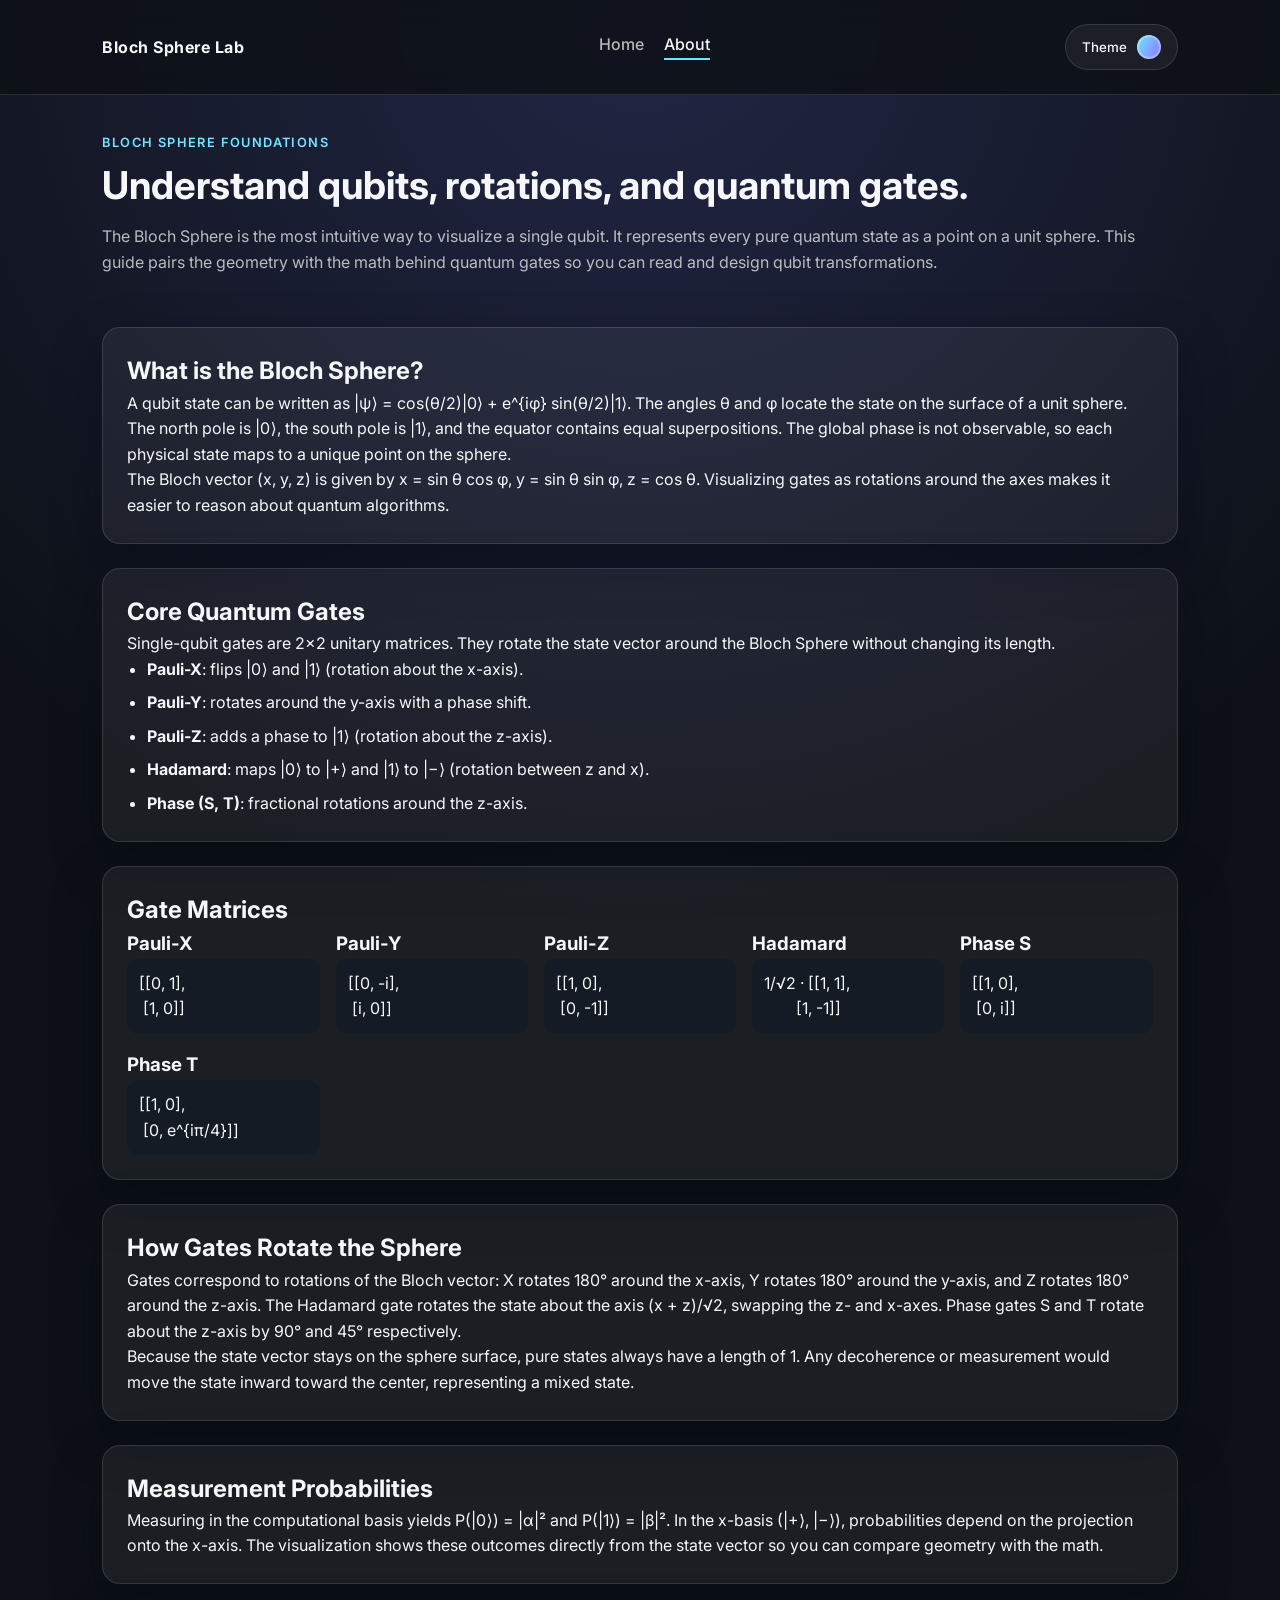
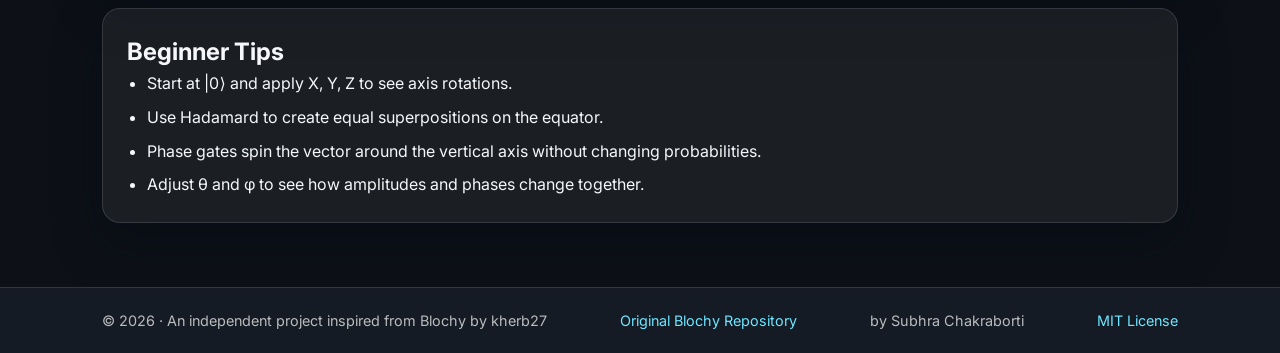
<file: about.html>
<!DOCTYPE html>
<!--
MIT License
Copyright (c) 2025 Subhra Chakraborti
-->
<html lang="en">
  <head>
    <meta charset="UTF-8" />
    <meta name="viewport" content="width=device-width, initial-scale=1" />
    <title>About · Bloch Sphere Lab</title>
    <link rel="stylesheet" href="css/main.css" />
    <link rel="stylesheet" href="css/responsive.css" />
    <link rel="preconnect" href="https://fonts.googleapis.com" />
    <link rel="preconnect" href="https://fonts.gstatic.com" crossorigin />
    <link
      href="https://fonts.googleapis.com/css2?family=Inter:wght@300;400;500;600;700&display=swap"
      rel="stylesheet"
    />
    <script type="importmap">
    {
      "imports": {
        "three": "https://cdn.jsdelivr.net/npm/three@0.160.0/build/three.module.js"
      }
    }
    </script>
  </head>
  <body>
    <div class="page" data-theme="dark">
      <header class="site-header">
        <div class="logo">Bloch Sphere Lab</div>
        <nav class="nav">
          <a class="nav-link" href="index.html">Home</a>
          <a class="nav-link active" href="about.html">About</a>
        </nav>
        <button class="theme-toggle" id="themeToggle" aria-label="Toggle dark mode">
          <span>Theme</span>
          <span class="toggle-indicator"></span>
        </button>
      </header>

      <main class="about">
        <section class="about-hero">
          <p class="eyebrow">Bloch Sphere Foundations</p>
          <h1>Understand qubits, rotations, and quantum gates.</h1>
          <p class="lead">
            The Bloch Sphere is the most intuitive way to visualize a single qubit. It
            represents every pure quantum state as a point on a unit sphere. This guide
            pairs the geometry with the math behind quantum gates so you can read and
            design qubit transformations.
          </p>
        </section>

        <section class="content-grid">
          <article class="content-card">
            <h2>What is the Bloch Sphere?</h2>
            <p>
              A qubit state can be written as |ψ⟩ = cos(θ/2)|0⟩ + e^{iφ} sin(θ/2)|1⟩.
              The angles θ and φ locate the state on the surface of a unit sphere. The
              north pole is |0⟩, the south pole is |1⟩, and the equator contains equal
              superpositions. The global phase is not observable, so each physical state
              maps to a unique point on the sphere.
            </p>
            <p>
              The Bloch vector (x, y, z) is given by x = sin θ cos φ, y = sin θ sin φ,
              z = cos θ. Visualizing gates as rotations around the axes makes it easier
              to reason about quantum algorithms.
            </p>
          </article>

          <article class="content-card">
            <h2>Core Quantum Gates</h2>
            <p>
              Single-qubit gates are 2×2 unitary matrices. They rotate the state vector
              around the Bloch Sphere without changing its length.
            </p>
            <ul>
              <li><strong>Pauli-X</strong>: flips |0⟩ and |1⟩ (rotation about the x-axis).</li>
              <li><strong>Pauli-Y</strong>: rotates around the y-axis with a phase shift.</li>
              <li><strong>Pauli-Z</strong>: adds a phase to |1⟩ (rotation about the z-axis).</li>
              <li><strong>Hadamard</strong>: maps |0⟩ to |+⟩ and |1⟩ to |−⟩ (rotation between z and x).</li>
              <li><strong>Phase (S, T)</strong>: fractional rotations around the z-axis.</li>
            </ul>
          </article>

          <article class="content-card">
            <h2>Gate Matrices</h2>
            <div class="matrix-grid">
              <div>
                <h3>Pauli-X</h3>
                <pre>[[0, 1],
 [1, 0]]</pre>
              </div>
              <div>
                <h3>Pauli-Y</h3>
                <pre>[[0, -i],
 [i, 0]]</pre>
              </div>
              <div>
                <h3>Pauli-Z</h3>
                <pre>[[1, 0],
 [0, -1]]</pre>
              </div>
              <div>
                <h3>Hadamard</h3>
                <pre>1/√2 · [[1, 1],
        [1, -1]]</pre>
              </div>
              <div>
                <h3>Phase S</h3>
                <pre>[[1, 0],
 [0, i]]</pre>
              </div>
              <div>
                <h3>Phase T</h3>
                <pre>[[1, 0],
 [0, e^{iπ/4}]]</pre>
              </div>
            </div>
          </article>

          <article class="content-card">
            <h2>How Gates Rotate the Sphere</h2>
            <p>
              Gates correspond to rotations of the Bloch vector: X rotates 180° around
              the x-axis, Y rotates 180° around the y-axis, and Z rotates 180° around the
              z-axis. The Hadamard gate rotates the state about the axis (x + z)/√2,
              swapping the z- and x-axes. Phase gates S and T rotate about the z-axis by
              90° and 45° respectively.
            </p>
            <p>
              Because the state vector stays on the sphere surface, pure states always
              have a length of 1. Any decoherence or measurement would move the state
              inward toward the center, representing a mixed state.
            </p>
          </article>

          <article class="content-card">
            <h2>Measurement Probabilities</h2>
            <p>
              Measuring in the computational basis yields P(|0⟩) = |α|² and P(|1⟩) = |β|².
              In the x-basis (|+⟩, |−⟩), probabilities depend on the projection onto the
              x-axis. The visualization shows these outcomes directly from the state
              vector so you can compare geometry with the math.
            </p>
          </article>

          <article class="content-card">
            <h2>Beginner Tips</h2>
            <ul>
              <li>Start at |0⟩ and apply X, Y, Z to see axis rotations.</li>
              <li>Use Hadamard to create equal superpositions on the equator.</li>
              <li>Phase gates spin the vector around the vertical axis without changing probabilities.</li>
              <li>Adjust θ and φ to see how amplitudes and phases change together.</li>
            </ul>
          </article>
        </section>
      </main>

      <footer class="site-footer">
        <div class="footer-content">
          <div>
            <span id="footerYear"></span> · An independent project inspired from Blochy by kherb27
          </div>
          <div>
            <a href="https://github.com/kherb27/Blochy" target="_blank" rel="noreferrer">
              Original Blochy Repository
            </a>
          </div>
          <div>by Subhra Chakraborti</div>
          <div>
            <a href="LICENSE.md" target="_blank" rel="noreferrer">MIT License</a>
          </div>
        </div>
      </footer>
    </div>

    <script type="module">
      import { initThemeToggle, setCurrentYear } from './js/utils.js';

      initThemeToggle();
      setCurrentYear();
    </script>
  </body>
</html>
</file>
<file: css/main.css>
/*
MIT License
Copyright (c) 2025 Subhra Chakraborti
*/
:root {
  color-scheme: light dark;
  --bg: #0d1117;
  --bg-soft: #141b24;
  --surface: rgba(255, 255, 255, 0.06);
  --text: #f5f7fb;
  --muted: rgba(255, 255, 255, 0.7);
  --accent: #6fe5ff;
  --accent-strong: #8e75ff;
  --border: rgba(255, 255, 255, 0.12);
  --shadow: 0 20px 50px rgba(2, 8, 20, 0.4);
}

[data-theme='light'] {
  --bg: #f4f6fa;
  --bg-soft: #ffffff;
  --surface: rgba(15, 23, 42, 0.06);
  --text: #0f172a;
  --muted: rgba(15, 23, 42, 0.7);
  --accent: #1e7cff;
  --accent-strong: #6c35ff;
  --border: rgba(15, 23, 42, 0.15);
  --shadow: 0 16px 40px rgba(15, 23, 42, 0.12);
}

* {
  box-sizing: border-box;
  margin: 0;
  padding: 0;
  font-family: 'Inter', system-ui, -apple-system, sans-serif;
}

body {
  background: radial-gradient(circle at top, rgba(120, 122, 255, 0.2), transparent 45%)
      var(--bg);
  color: var(--text);
  min-height: 100vh;
}

.page {
  display: flex;
  flex-direction: column;
  min-height: 100vh;
}

.site-header {
  display: flex;
  justify-content: space-between;
  align-items: center;
  padding: 24px 8vw;
  border-bottom: 1px solid var(--border);
  backdrop-filter: blur(12px);
  position: sticky;
  top: 0;
  background: color-mix(in srgb, var(--bg) 85%, transparent);
  z-index: 10;
}

.logo {
  font-weight: 700;
  letter-spacing: 0.5px;
}

.nav {
  display: flex;
  gap: 20px;
}

.nav-link {
  color: var(--muted);
  text-decoration: none;
  font-weight: 500;
  padding-bottom: 4px;
  border-bottom: 2px solid transparent;
}

.nav-link.active,
.nav-link:hover {
  color: var(--text);
  border-color: var(--accent);
}

.theme-toggle {
  display: flex;
  align-items: center;
  gap: 10px;
  padding: 10px 16px;
  border-radius: 999px;
  border: 1px solid var(--border);
  background: var(--surface);
  color: var(--text);
  cursor: pointer;
  font-weight: 500;
  transition: transform 0.2s ease, box-shadow 0.2s ease;
}

.theme-toggle:hover {
  transform: translateY(-1px);
  box-shadow: var(--shadow);
}

.toggle-indicator {
  width: 24px;
  height: 24px;
  border-radius: 50%;
  background: linear-gradient(120deg, var(--accent), var(--accent-strong));
  box-shadow: inset 0 0 0 2px rgba(255, 255, 255, 0.3);
}

main {
  flex: 1;
  padding: 40px 8vw 64px;
}

.hero {
  display: grid;
  grid-template-columns: repeat(auto-fit, minmax(280px, 1fr));
  gap: 40px;
  align-items: center;
}

.hero-text h1 {
  font-size: clamp(2rem, 3vw, 3.4rem);
  margin-bottom: 16px;
}

.eyebrow {
  color: var(--accent);
  text-transform: uppercase;
  font-size: 0.8rem;
  letter-spacing: 1.4px;
  font-weight: 600;
  margin-bottom: 12px;
}

.lead {
  color: var(--muted);
  line-height: 1.6;
  margin-bottom: 20px;
}

.state-summary {
  display: grid;
  gap: 12px;
  background: var(--surface);
  padding: 18px;
  border-radius: 16px;
  border: 1px solid var(--border);
}

.label {
  font-size: 0.75rem;
  text-transform: uppercase;
  letter-spacing: 1px;
  color: var(--muted);
}

.value {
  font-weight: 600;
  margin-top: 4px;
  display: block;
}

.hero-visual {
  display: grid;
  gap: 20px;
}

.canvas-wrapper {
  background: var(--bg-soft);
  border-radius: 24px;
  border: 1px solid var(--border);
  box-shadow: var(--shadow);
  padding: 16px;
  min-height: 360px;
}

#blochCanvas {
  width: 100%;
  height: 320px;
  display: block;
}

.coordinates {
  display: flex;
  gap: 18px;
  flex-wrap: wrap;
  background: var(--surface);
  border: 1px solid var(--border);
  padding: 16px;
  border-radius: 16px;
}

.controls {
  margin-top: 48px;
  display: grid;
  gap: 24px;
  grid-template-columns: repeat(auto-fit, minmax(240px, 1fr));
}

.control-card {
  background: var(--surface);
  border: 1px solid var(--border);
  border-radius: 20px;
  padding: 20px;
  display: grid;
  gap: 16px;
  box-shadow: var(--shadow);
}

.control-card h2 {
  font-size: 1.2rem;
}

select,
input[type='range'] {
  width: 100%;
}

select {
  background: var(--bg-soft);
  color: var(--text);
  border-radius: 10px;
  border: 1px solid var(--border);
  padding: 10px;
}

.slider-group {
  display: grid;
  gap: 8px;
}

.gate-grid {
  display: grid;
  grid-template-columns: repeat(auto-fit, minmax(120px, 1fr));
  gap: 12px;
}

.gate-btn {
  padding: 10px 14px;
  border-radius: 12px;
  border: 1px solid var(--border);
  background: var(--bg-soft);
  color: var(--text);
  font-weight: 600;
  cursor: pointer;
  transition: transform 0.2s ease, border 0.2s ease;
}

.gate-btn:hover {
  transform: translateY(-2px);
  border-color: var(--accent);
}

.muted {
  color: var(--muted);
  font-size: 0.9rem;
}

.probabilities {
  display: grid;
  gap: 12px;
}

.rotation-grid {
  display: grid;
  grid-template-columns: repeat(6, 1fr);
  gap: 8px;
}

.rotation-btn {
  display: flex;
  flex-direction: column;
  align-items: center;
  justify-content: center;
  padding: 10px 8px;
  border-radius: 10px;
  border: 1px solid var(--border);
  background: var(--bg-soft);
  color: var(--text);
  cursor: pointer;
  transition: all 0.2s ease;
}

.rotation-btn:hover {
  border-color: var(--accent);
  background: rgba(111, 229, 255, 0.1);
}

.rotation-btn:active {
  transform: scale(0.95);
}

.axis-label {
  font-weight: 700;
  font-size: 0.9rem;
}

.axis-icon {
  font-size: 1.1rem;
  color: var(--accent);
}

.custom-rotation {
  display: grid;
  gap: 8px;
  margin-top: 12px;
  padding-top: 12px;
  border-top: 1px solid var(--border);
}

.input-with-btn {
  display: flex;
  gap: 8px;
}

.input-with-btn input {
  flex: 1;
  background: var(--bg-soft);
  border: 1px solid var(--border);
  border-radius: 8px;
  padding: 8px 12px;
  color: var(--text);
  font-size: 0.95rem;
}

.input-with-btn input:focus {
  outline: none;
  border-color: var(--accent);
}

.settings-group {
  display: flex;
  align-items: center;
  justify-content: space-between;
  gap: 12px;
}

.settings-group label {
  font-size: 0.9rem;
  color: var(--muted);
}

.settings-group input[type='color'] {
  width: 40px;
  height: 32px;
  border: 1px solid var(--border);
  border-radius: 8px;
  padding: 2px;
  cursor: pointer;
  background: var(--bg-soft);
}

.actions-grid {
  display: grid;
  gap: 12px;
}

.action-btn {
  display: flex;
  align-items: center;
  justify-content: center;
  gap: 8px;
  padding: 12px 16px;
  border-radius: 12px;
  border: none;
  font-weight: 600;
  font-size: 0.95rem;
  cursor: pointer;
  transition: all 0.2s ease;
}

.action-btn.small {
  padding: 8px 14px;
  font-size: 0.85rem;
}

.action-btn.primary {
  background: var(--accent-strong);
  color: white;
}

.action-btn.primary:hover {
  transform: translateY(-2px);
  box-shadow: 0 4px 12px rgba(142, 117, 255, 0.3);
}

.action-btn.secondary {
  background: var(--bg-soft);
  color: var(--text);
  border: 1px solid var(--border);
}

.action-btn.secondary:hover {
  border-color: var(--accent);
}

.action-btn.danger {
  background: rgba(255, 100, 100, 0.15);
  color: #ff6b6b;
  border: 1px solid rgba(255, 100, 100, 0.3);
}

.action-btn.danger:hover {
  background: rgba(255, 100, 100, 0.25);
}

.action-btn.success {
  background: rgba(46, 213, 115, 0.15);
  color: #2ed573;
  border: 1px solid rgba(46, 213, 115, 0.3);
}

.action-btn.success:hover {
  background: rgba(46, 213, 115, 0.25);
}

.btn-icon {
  font-size: 1.1rem;
}

.site-footer {
  border-top: 1px solid var(--border);
  padding: 24px 8vw;
  background: var(--bg-soft);
}

.footer-content {
  display: flex;
  flex-wrap: wrap;
  gap: 12px 24px;
  justify-content: space-between;
  color: var(--muted);
  font-size: 0.9rem;
}

.footer-content a {
  color: var(--accent);
  text-decoration: none;
}

.about {
  display: grid;
  gap: 32px;
}

.about-hero h1 {
  font-size: clamp(2rem, 3vw, 3.2rem);
  margin-bottom: 16px;
}

.content-grid {
  display: grid;
  gap: 24px;
}

.content-card {
  background: var(--surface);
  border-radius: 18px;
  border: 1px solid var(--border);
  padding: 24px;
  line-height: 1.6;
  box-shadow: var(--shadow);
}

.content-card ul {
  padding-left: 20px;
  display: grid;
  gap: 8px;
}

.matrix-grid {
  display: grid;
  gap: 16px;
  grid-template-columns: repeat(auto-fit, minmax(160px, 1fr));
}

.matrix-grid pre {
  background: var(--bg-soft);
  padding: 12px;
  border-radius: 12px;
  overflow: auto;
}
</file>
<file: css/responsive.css>
/*
MIT License
Copyright (c) 2025 Subhra Chakraborti
*/
@media (max-width: 900px) {
  .site-header {
    flex-direction: column;
    gap: 16px;
  }

  .nav {
    flex-wrap: wrap;
    justify-content: center;
  }
}

@media (max-width: 700px) {
  main {
    padding: 32px 6vw 48px;
  }

  .hero {
    gap: 24px;
  }

  .controls {
    grid-template-columns: 1fr;
  }

  .footer-content {
    flex-direction: column;
    align-items: flex-start;
  }

  .rotation-grid {
    grid-template-columns: repeat(6, 1fr);
    gap: 6px;
  }

  .rotation-btn {
    padding: 8px 4px;
  }

  .axis-label {
    font-size: 0.8rem;
  }

  .axis-icon {
    font-size: 0.9rem;
  }

  .actions-grid {
    grid-template-columns: 1fr;
  }
}

@media (max-width: 480px) {
  .theme-toggle {
    width: 100%;
    justify-content: space-between;
  }

  #blochCanvas {
    height: 240px;
  }

  .rotation-grid {
    grid-template-columns: repeat(3, 1fr);
  }
}
</file>
